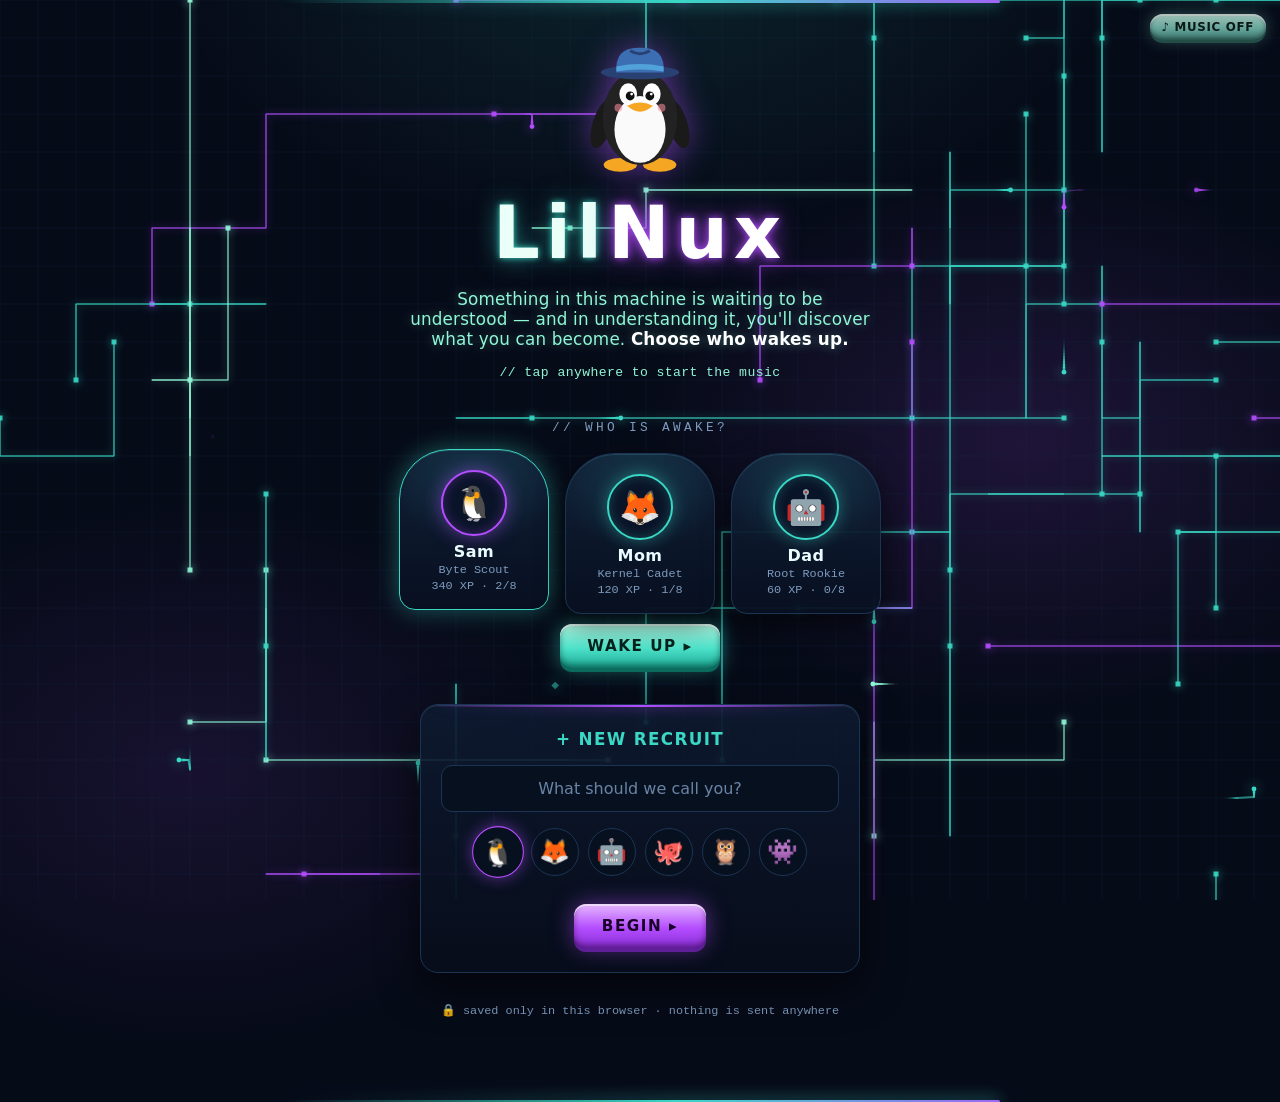
<file: docs/superpowers/specs/2026-11-26-cyberpunk-start-screen-mockup.html>
<!doctype html>
<html lang="en">
<head>
<meta charset="utf-8">
<meta name="viewport" content="width=device-width, initial-scale=1, viewport-fit=cover">
<title>LilNux — Mockup 3 · Circuit Void</title>
<style>
  :root{
    --void:#060b18; --void2:#0a1326; --panel:#0e1a30; --line:#1c3454;
    --mint:#8ff6d6; --teal:#39d7c4; --corrupt:#b44dff; --amber:#ffc24a; --ink:#e8fbff; --muted:#7e9bbe;
    --font:"Segoe UI",system-ui,-apple-system,sans-serif; --mono:ui-monospace,"Cascadia Code",Consolas,monospace;
  }
  *{box-sizing:border-box;}
  body{
    margin:0; font-family:var(--font); color:var(--ink); min-height:100vh; overflow-x:hidden;
    display:flex; flex-direction:column; align-items:center; position:relative;
    background:
      radial-gradient(800px 480px at 50% -5%, rgba(57,215,196,.12), transparent 60%),
      radial-gradient(700px 500px at 80% 40%, rgba(180,77,255,.14), transparent 55%),
      radial-gradient(700px 500px at 15% 70%, rgba(180,77,255,.10), transparent 55%),
      var(--void);
  }
  /* live Tron circuit field */
  .bg{position:fixed; inset:0; width:100%; height:100%; z-index:0; pointer-events:none;}
  #fx{z-index:1;}
  .lightbar{height:3px; width:100%; max-width:720px; border-radius:999px; z-index:2;
    background:linear-gradient(90deg, transparent, var(--teal), var(--corrupt), var(--teal), transparent);
    background-size:220% 100%; filter:drop-shadow(0 0 8px var(--teal)); animation:flow 5.5s linear infinite;}
  @keyframes flow{to{background-position:220% 0;}}
  .wrap{width:100%; max-width:700px; padding:34px 18px 70px; text-align:center; position:relative; z-index:2;}
  .tux-svg{width:118px; filter:drop-shadow(0 0 16px rgba(180,77,255,.5)); animation:bob 3.6s ease-in-out infinite;}
  @keyframes bob{50%{transform:translateY(-7px);}}
  h1{margin:.15em 0 0; font-size:clamp(2.8rem,12vw,4.6rem); font-weight:800; letter-spacing:.08em; position:relative;
    color:#eafff8; text-shadow:0 0 6px var(--teal), 0 0 24px rgba(57,215,196,.55);}
  h1 .nx{color:#fff; text-shadow:0 0 8px var(--corrupt),0 0 26px rgba(180,77,255,.7);}
  h1::after{content:"LilNux"; position:absolute; left:0; right:0; top:0; color:var(--corrupt); opacity:.0;
    animation:glitch 7s infinite; text-shadow:2px 0 var(--corrupt);}
  @keyframes glitch{0%,96%,100%{opacity:0; transform:translate(0,0);}97%{opacity:.6; transform:translate(-3px,1px);}98.5%{opacity:.5; transform:translate(3px,-1px);}}
  .tag{color:var(--mint); font-size:1.05rem; margin-top:14px; letter-spacing:.01em; max-width:460px; margin-inline:auto;
    text-shadow:0 0 12px rgba(143,246,214,.4);}
  .tag b{color:#fff;}
  .kicker{margin:40px 0 18px; letter-spacing:.26em; font-size:.8rem; color:var(--muted); text-transform:uppercase;
    font-family:var(--mono);}
  .players{display:flex; flex-wrap:wrap; gap:16px; justify-content:center;}
  .player{position:relative; width:150px; padding:20px 12px 16px; border-radius:50px 50px 16px 16px;
    background:radial-gradient(120px 90px at 50% 20%, rgba(57,215,196,.14), transparent 70%),
      linear-gradient(180deg, rgba(18,34,58,.92), rgba(8,16,32,.96));
    border:1px solid var(--line); box-shadow:inset 0 1px 0 rgba(120,240,215,.14), 0 10px 28px rgba(0,0,0,.6);
    transition:transform .14s, box-shadow .2s;}
  .player:hover,.player.on{transform:translateY(-4px);
    border-color:var(--teal); box-shadow:inset 0 1px 0 rgba(120,240,215,.2), 0 0 24px rgba(57,215,196,.4);}
  .player .ring{width:66px; height:66px; margin:0 auto 6px; border-radius:50%; display:grid; place-items:center;
    font-size:2.1rem; background:#0a1428; border:2px solid var(--teal); box-shadow:0 0 16px rgba(57,215,196,.4), inset 0 0 12px rgba(57,215,196,.25);}
  .player.on .ring{border-color:var(--corrupt); box-shadow:0 0 18px rgba(180,77,255,.5), inset 0 0 12px rgba(180,77,255,.3);}
  .player b{display:block; letter-spacing:.03em;}
  .player small{display:block; color:var(--muted); font-size:.74rem; margin-top:2px; font-family:var(--mono);}
  /* embossed buttons */
  .btn{font-family:var(--font); font-weight:800; letter-spacing:.1em; text-transform:uppercase; font-size:.95rem;
    color:#04231c; padding:.85em 1.8em; border:0; border-radius:12px; cursor:pointer; margin-top:10px;
    background:linear-gradient(180deg,#b7ffe9,#4fe4cc 55%,#1aa894);
    box-shadow:inset 0 2px 0 rgba(255,255,255,.65), inset 0 -3px 6px rgba(0,40,34,.5), 0 4px 0 #0c6c5e, 0 0 22px rgba(57,215,196,.5);
    transition:transform .08s, box-shadow .15s;}
  .btn:active{transform:translateY(3px); box-shadow:inset 0 2px 0 rgba(255,255,255,.5), inset 0 -2px 5px rgba(0,40,34,.5), 0 1px 0 #0c6c5e, 0 0 16px rgba(57,215,196,.5);}
  .btn.v{color:#1a0128; background:linear-gradient(180deg,#e6b8ff,#b44dff 55%,#8a2fd6);
    box-shadow:inset 0 2px 0 rgba(255,255,255,.55), inset 0 -3px 6px rgba(40,0,55,.5), 0 4px 0 #5f1f99, 0 0 22px rgba(180,77,255,.5);}
  .panel{margin:36px auto 0; max-width:440px; padding:24px 20px; border-radius:18px; text-align:center;
    background:linear-gradient(180deg, rgba(14,26,48,.92), rgba(7,13,26,.96)); border:1px solid var(--line);
    box-shadow:inset 0 1px 0 rgba(120,240,215,.12), 0 14px 40px rgba(0,0,0,.6); position:relative; overflow:hidden;}
  .panel::before{content:""; position:absolute; top:0; left:0; right:0; height:2px;
    background:linear-gradient(90deg,transparent,var(--corrupt),transparent); filter:drop-shadow(0 0 6px var(--corrupt));}
  .panel h2{margin:0 0 16px; letter-spacing:.08em; color:var(--teal); font-size:1.05rem; text-transform:uppercase;}
  input[type=text]{width:100%; padding:.8em 1em; border-radius:11px; background:#07101f; color:var(--ink);
    border:1px solid var(--line); font-family:var(--font); font-size:1rem; text-align:center;}
  input[type=text]::placeholder{color:#6a84a6;}
  input[type=text]:focus{outline:none; border-color:var(--teal); box-shadow:0 0 14px rgba(57,215,196,.4);}
  .avatars{display:flex; gap:9px; flex-wrap:wrap; margin:16px 0 18px; justify-content:center;}
  .avatars span{display:grid; place-items:center; width:48px; height:48px; font-size:1.55rem; border-radius:50%;
    background:#07101f; border:1px solid var(--line);}
  .avatars span.on{border-color:var(--corrupt); box-shadow:0 0 14px rgba(180,77,255,.5); transform:scale(1.08);}
  .note{color:var(--muted); font-size:.74rem; margin-top:30px; font-family:var(--mono);}
  .music{position:fixed; top:14px; right:14px; z-index:30; font-family:var(--font); font-weight:800; letter-spacing:.06em;
    font-size:.74rem; text-transform:uppercase; color:#04231c; padding:.5em 1em; border:0; border-radius:999px; cursor:pointer;
    background:linear-gradient(180deg,#b7ffe9,#4fe4cc 55%,#1aa894);
    box-shadow:inset 0 2px 0 rgba(255,255,255,.65), inset 0 -2px 5px rgba(0,40,34,.5), 0 3px 0 #0c6c5e, 0 0 16px rgba(57,215,196,.5);}
  .music[aria-pressed=false]{filter:grayscale(.45) brightness(.78);}
  .mhint{color:var(--mint); font-size:.82rem; margin-top:12px; letter-spacing:.03em; font-family:var(--mono); animation:pulse 1.7s ease-in-out infinite;}
  @keyframes pulse{50%{opacity:.4;}}
  @media (prefers-reduced-motion: reduce){*{animation:none!important;}}
</style>
</head>
<body>
  <canvas id="grid" class="bg"></canvas>
  <canvas id="fx" class="bg"></canvas>
  <button id="music" class="music" aria-pressed="false">♪ music off</button>
  <div class="lightbar" style="margin-top:0"></div>
  <div class="wrap">
    <svg class="tux-svg" viewBox="0 0 120 140" aria-hidden="true"><ellipse cx="40" cy="130" rx="17" ry="7" fill="#f5a623"/><ellipse cx="80" cy="130" rx="17" ry="7" fill="#f5a623"/><ellipse cx="22" cy="88" rx="10" ry="26" fill="#1a1a1a" transform="rotate(18 22 88)"/><ellipse cx="98" cy="88" rx="10" ry="26" fill="#1a1a1a" transform="rotate(-18 98 88)"/><ellipse cx="60" cy="82" rx="38" ry="48" fill="#222"/><ellipse cx="60" cy="94" rx="26" ry="34" fill="#fafafa"/><ellipse cx="48" cy="58" rx="9" ry="11" fill="#fff"/><ellipse cx="72" cy="58" rx="9" ry="11" fill="#fff"/><circle cx="50" cy="60" r="4.5" fill="#111"/><circle cx="70" cy="60" r="4.5" fill="#111"/><circle cx="51.5" cy="58" r="1.4" fill="#fff"/><circle cx="71.5" cy="58" r="1.4" fill="#fff"/><path d="M47 70 Q60 63 73 70 Q60 82 47 70Z" fill="#f5a623"/><circle cx="38" cy="72" r="4" fill="#ff8fa3" opacity=".55"/><circle cx="82" cy="72" r="4" fill="#ff8fa3" opacity=".55"/><ellipse cx="60" cy="36" rx="40" ry="7" fill="#294172"/><path d="M36 36 Q34 10 60 11 Q86 10 84 36 Z" fill="#3c6eb4"/><path d="M50 14 Q60 20 70 14" stroke="#294172" stroke-width="3" fill="none"/><path d="M36 30 Q60 25 84 30 L84 35 Q60 31 36 35 Z" fill="#51a2da"/></svg>
    <h1>Lil<span class="nx">Nux</span></h1>
    <p class="tag">Something in this machine is waiting to be understood — and in understanding it, you'll discover what you can become. <b>Choose who wakes up.</b></p>
    <div id="mhint" class="mhint">// tap anywhere to start the music</div>

    <p class="kicker">// who is awake?</p>
    <div class="players">
      <div class="player on"><div class="ring">🐧</div><b>Sam</b><small>Byte Scout</small><small>340 XP · 2/8</small></div>
      <div class="player"><div class="ring">🦊</div><b>Mom</b><small>Kernel Cadet</small><small>120 XP · 1/8</small></div>
      <div class="player"><div class="ring">🤖</div><b>Dad</b><small>Root Rookie</small><small>60 XP · 0/8</small></div>
    </div>
    <button class="btn">Wake up ▸</button>

    <div class="panel">
      <h2>+ new recruit</h2>
      <input type="text" placeholder="What should we call you?">
      <div class="avatars"><span class="on">🐧</span><span>🦊</span><span>🤖</span><span>🐙</span><span>🦉</span><span>👾</span></div>
      <button class="btn v">Begin ▸</button>
    </div>

    <p class="note">🔒 saved only in this browser · nothing is sent anywhere</p>
  </div>
  <div class="lightbar"></div>
<script>
/* Tron circuit field: glowing traces, light-runners with tracers, blinking data-nodes */
(function(){
  var grid=document.getElementById('grid'), fx=document.getElementById('fx');
  if(!grid||!fx) return;
  var gc=grid.getContext('2d'), fc=fx.getContext('2d');
  var W=0,H=0, DPR=Math.min(window.devicePixelRatio||1,2), CELL=38;
  var reduce=window.matchMedia('(prefers-reduced-motion: reduce)').matches;
  var TEAL='57,215,196', VIOLET='180,77,255', MINT='143,246,214';
  function pick(){var r=Math.random();return r<0.6?TEAL:(r<0.85?VIOLET:MINT);}

  function drawGrid(){
    gc.clearRect(0,0,W,H);
    var cols=Math.ceil(W/CELL), rows=Math.ceil(H/CELL), x, y, t;
    gc.lineWidth=1; gc.strokeStyle='rgba(28,52,84,0.20)'; gc.beginPath();
    for(x=0;x<=cols;x++){ gc.moveTo(x*CELL,0); gc.lineTo(x*CELL,H); }
    for(y=0;y<=rows;y++){ gc.moveTo(0,y*CELL); gc.lineTo(W,y*CELL); }
    gc.stroke();
    var traces=Math.round((W*H)/40000)+6;
    for(t=0;t<traces;t++) drawTrace(cols,rows);
  }
  function drawTrace(cols,rows){
    var col=pick(), dirs=[[1,0],[-1,0],[0,1],[0,-1]];
    var cx=Math.floor(Math.random()*cols), cy=Math.floor(Math.random()*rows);
    var dir=Math.floor(Math.random()*4), pts=[[cx,cy]], segs=4+Math.floor(Math.random()*6), s, len;
    for(s=0;s<segs;s++){
      if(Math.random()<0.55) dir=(dir+(Math.random()<0.5?1:3))%4;
      len=1+Math.floor(Math.random()*4);
      cx=Math.max(0,Math.min(cols,cx+dirs[dir][0]*len));
      cy=Math.max(0,Math.min(rows,cy+dirs[dir][1]*len));
      pts.push([cx,cy]);
    }
    gc.lineJoin='round'; gc.lineCap='round';
    gc.shadowColor='rgba('+col+',0.9)'; gc.shadowBlur=8;
    gc.strokeStyle='rgba('+col+',0.45)'; gc.lineWidth=1.6;
    gc.beginPath(); gc.moveTo(pts[0][0]*CELL,pts[0][1]*CELL);
    for(var i=1;i<pts.length;i++) gc.lineTo(pts[i][0]*CELL,pts[i][1]*CELL);
    gc.stroke();
    gc.shadowBlur=0; gc.strokeStyle='rgba('+col+',0.85)'; gc.lineWidth=0.8; gc.stroke();
    [pts[0],pts[pts.length-1]].forEach(function(p){
      gc.shadowColor='rgba('+col+',0.9)'; gc.shadowBlur=10; gc.fillStyle='rgba('+col+',0.9)';
      gc.fillRect(p[0]*CELL-2.5,p[1]*CELL-2.5,5,5); gc.shadowBlur=0;
    });
  }

  var runners=[], nodes=[];
  function spawnRunner(){
    var col=pick(), horiz=Math.random()<0.5;
    runners.push({
      x:Math.round(Math.random()*W/CELL)*CELL, y:Math.round(Math.random()*H/CELL)*CELL,
      dir:horiz?(Math.random()<0.5?[1,0]:[-1,0]):(Math.random()<0.5?[0,1]:[0,-1]),
      col:col, trail:[], life:0, max:4+Math.random()*6, speed:46+Math.random()*55,
      turnEvery:0.45+Math.random()*0.9, sinceTurn:0
    });
  }
  function spawnNode(){
    nodes.push({x:Math.random()*W, y:Math.random()*H, col:pick(), life:0,
      max:1.5+Math.random()*2.4, r:3+Math.random()*4});
  }

  var last=0;
  function frame(ts){
    var dt=Math.min(0.05,((ts-last)/1000)||0); last=ts;
    fc.clearRect(0,0,W,H);
    var i,j;
    for(i=runners.length-1;i>=0;i--){
      var r=runners[i]; r.life+=dt; r.sinceTurn+=dt;
      r.x+=r.dir[0]*r.speed*dt; r.y+=r.dir[1]*r.speed*dt;
      r.trail.push([r.x,r.y]); if(r.trail.length>22) r.trail.shift();
      if(r.sinceTurn>r.turnEvery){ r.sinceTurn=0;
        r.x=Math.round(r.x/CELL)*CELL; r.y=Math.round(r.y/CELL)*CELL;
        r.dir = r.dir[0] ? (Math.random()<0.5?[0,1]:[0,-1]) : (Math.random()<0.5?[1,0]:[-1,0]);
      }
      var a=1;
      if(r.life<0.5) a=r.life/0.5;
      if(r.life>r.max){ a=Math.max(0,1-(r.life-r.max)/0.8); if(a<=0){ runners.splice(i,1); continue; } }
      var tr=r.trail, n=tr.length;
      fc.lineCap='round';
      for(j=1;j<n;j++){
        var p=j/n;
        fc.strokeStyle='rgba('+r.col+','+(a*p*0.85).toFixed(3)+')'; fc.lineWidth=p*2.6;
        fc.beginPath(); fc.moveTo(tr[j-1][0],tr[j-1][1]); fc.lineTo(tr[j][0],tr[j][1]); fc.stroke();
      }
      fc.shadowColor='rgba('+r.col+',1)'; fc.shadowBlur=12; fc.fillStyle='rgba('+r.col+','+a+')';
      fc.beginPath(); fc.arc(r.x,r.y,2.4,0,7); fc.fill(); fc.shadowBlur=0;
      if(r.x<-50||r.x>W+50||r.y<-50||r.y>H+50) runners.splice(i,1);
    }
    for(i=nodes.length-1;i>=0;i--){
      var e=nodes[i]; e.life+=dt;
      var ea = e.life<e.max*0.3 ? e.life/(e.max*0.3) : (e.life>e.max ? Math.max(0,1-(e.life-e.max)/0.6) : 1);
      if(e.life>e.max+0.6){ nodes.splice(i,1); continue; }
      var pulse=0.7+0.3*Math.sin(e.life*6);
      fc.shadowColor='rgba('+e.col+',1)'; fc.shadowBlur=14; fc.fillStyle='rgba('+e.col+','+(ea*pulse*0.9).toFixed(3)+')';
      fc.save(); fc.translate(e.x,e.y); fc.rotate(Math.PI/4); fc.fillRect(-e.r/2,-e.r/2,e.r,e.r); fc.restore(); fc.shadowBlur=0;
    }
    var wantRun=Math.max(6,Math.round(W*H/95000));
    if(runners.length<wantRun && Math.random()<0.09) spawnRunner();
    if(nodes.length<8 && Math.random()<0.05) spawnNode();
    requestAnimationFrame(frame);
  }

  function resize(){
    W=fx.clientWidth; H=fx.clientHeight;
    [grid,fx].forEach(function(c){ c.width=W*DPR; c.height=H*DPR; });
    gc.setTransform(DPR,0,0,DPR,0,0); fc.setTransform(DPR,0,0,DPR,0,0);
    drawGrid();
  }
  window.addEventListener('resize', resize); resize();
  if(reduce){
    for(var q=0;q<10;q++) spawnNode();
    nodes.forEach(function(e){ fc.shadowColor='rgba('+e.col+',1)'; fc.shadowBlur=12; fc.fillStyle='rgba('+e.col+',0.8)';
      fc.save(); fc.translate(e.x,e.y); fc.rotate(Math.PI/4); fc.fillRect(-e.r/2,-e.r/2,e.r,e.r); fc.restore(); });
  } else {
    for(var s=0;s<8;s++) spawnRunner();
    requestAnimationFrame(frame);
  }
})();
</script>
<script>
(function(){
  var AC, master, delay, playing=false, want=false, step=0, nextTime=0;
  var BPM=118, sixteenth=(60/BPM)/4, LOOK=0.12;
  var chords=[
    {bass:45, arp:[57,60,64,69], pad:[57,60,64]}, /* Am */
    {bass:41, arp:[53,57,60,65], pad:[53,57,60]}, /* F  */
    {bass:48, arp:[60,64,67,72], pad:[60,64,67]}, /* C  */
    {bass:43, arp:[55,59,62,67], pad:[55,59,62]}  /* G  */
  ];
  function f(m){return 440*Math.pow(2,(m-69)/12);}
  function tone(type,freq,t,dur,pk,lp,send){
    var o=AC.createOscillator(),g=AC.createGain(),fl=AC.createBiquadFilter();
    o.type=type; o.frequency.value=freq; fl.type='lowpass'; fl.frequency.value=lp;
    o.connect(fl); fl.connect(g); g.connect(master); if(send) g.connect(delay);
    g.gain.setValueAtTime(0.0001,t); g.gain.linearRampToValueAtTime(pk,t+0.01);
    g.gain.exponentialRampToValueAtTime(0.0001,t+dur);
    o.start(t); o.stop(t+dur+0.05);
  }
  function kick(t){
    var o=AC.createOscillator(),g=AC.createGain(); o.type='sine';
    o.frequency.setValueAtTime(130,t); o.frequency.exponentialRampToValueAtTime(45,t+0.11);
    g.gain.setValueAtTime(0.9,t); g.gain.exponentialRampToValueAtTime(0.001,t+0.2);
    o.connect(g); g.connect(master); o.start(t); o.stop(t+0.22);
  }
  function hat(t){
    var b=AC.createBuffer(1,1024,AC.sampleRate), d=b.getChannelData(0), i;
    for(i=0;i<1024;i++) d[i]=Math.random()*2-1;
    var s=AC.createBufferSource(); s.buffer=b;
    var hp=AC.createBiquadFilter(); hp.type='highpass'; hp.frequency.value=7000;
    var g=AC.createGain(); g.gain.setValueAtTime(0.13,t); g.gain.exponentialRampToValueAtTime(0.001,t+0.03);
    s.connect(hp); hp.connect(g); g.connect(master); s.start(t); s.stop(t+0.05);
  }
  function sched(){
    while(nextTime < AC.currentTime+LOOK){
      var bar=Math.floor(step/16)%4, inBar=step%16, ch=chords[bar];
      if(inBar%4===0) kick(nextTime);
      if(inBar%4===2) hat(nextTime);
      if(inBar%2===0) tone('sawtooth',f(ch.bass),nextTime,0.22,0.19,620,false);
      tone('square',f(ch.arp[inBar%4]),nextTime,0.13,0.06,2600,true);
      if(inBar===0) ch.pad.forEach(function(m){ tone('sawtooth',f(m),nextTime,sixteenth*15,0.03,1300,false); });
      nextTime+=sixteenth; step++;
    }
    playing=setTimeout(sched,26);
  }
  function build(){
    if(AC) return;
    AC=new (window.AudioContext||window.webkitAudioContext)();
    master=AC.createGain(); master.gain.value=0; master.connect(AC.destination);
    delay=AC.createDelay(); delay.delayTime.value=sixteenth*3;
    var fb=AC.createGain(); fb.gain.value=0.28; var dg=AC.createGain(); dg.gain.value=0.33;
    delay.connect(fb); fb.connect(delay); delay.connect(dg); dg.connect(master);
    nextTime=AC.currentTime+0.1; step=0; sched();
  }
  var btn=document.getElementById('music'), hint=document.getElementById('mhint');
  function setPlaying(on){
    want=on;
    if(on){ build(); if(AC.state==='suspended') AC.resume();
      master.gain.cancelScheduledValues(AC.currentTime);
      master.gain.linearRampToValueAtTime(0.2, AC.currentTime+0.6); }
    else if(AC){ master.gain.cancelScheduledValues(AC.currentTime);
      master.gain.linearRampToValueAtTime(0.0001, AC.currentTime+0.4); }
    btn.setAttribute('aria-pressed', on?'true':'false');
    btn.innerHTML = on ? '♪ music on' : '♪ music off';
    if(hint) hint.style.display='none';
  }
  btn.addEventListener('click', function(e){ e.stopPropagation(); setPlaying(!want); });
  function first(e){ if(e.target.closest('#music')) return;
    document.removeEventListener('pointerdown', first); if(!want) setPlaying(true); }
  document.addEventListener('pointerdown', first);
})();
</script>
</body>
</html>
</file>
